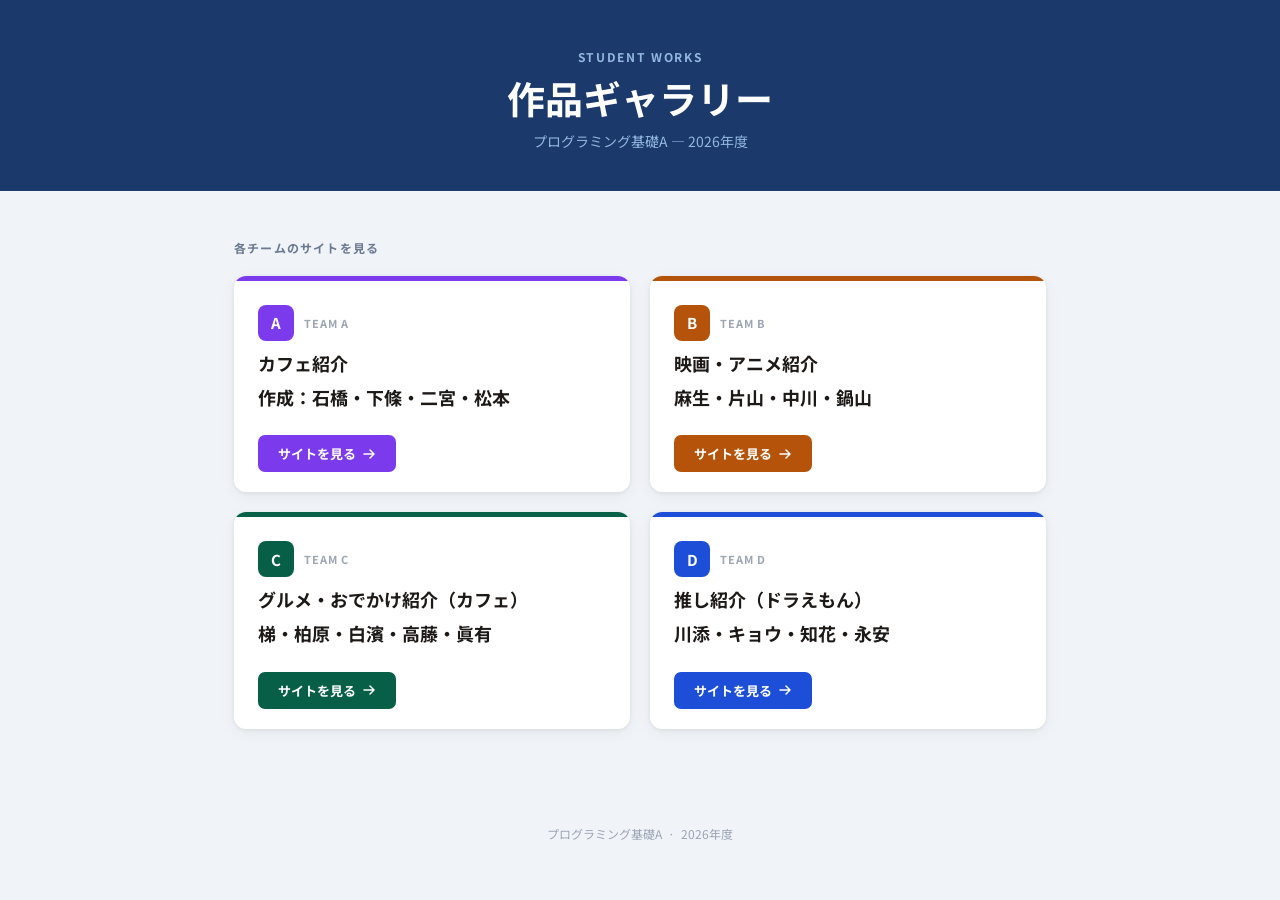
<file: index.html>
<!DOCTYPE html>
<html lang="ja">
<head>
  <meta charset="UTF-8">
  <meta name="viewport" content="width=device-width, initial-scale=1.0">
  <title>作品ギャラリー — プログラミング基礎A</title>
  <link rel="preconnect" href="https://fonts.googleapis.com">
  <link rel="stylesheet" href="https://fonts.googleapis.com/css2?family=Noto+Sans+JP:wght@400;500;700&display=swap">
  <style>
    *, *::before, *::after { box-sizing: border-box; margin: 0; padding: 0; }

    body {
      font-family: 'Noto Sans JP', sans-serif;
      background: #F0F3F8;
      color: #1C1917;
      min-height: 100vh;
    }

    /* ── Header ── */
    .site-header {
      background: #1B3A6B;
      padding: 48px 24px 40px;
      text-align: center;
    }

    .header-eyebrow {
      font-size: 12px;
      font-weight: 700;
      letter-spacing: .14em;
      text-transform: uppercase;
      color: #93B8E0;
      margin-bottom: 10px;
    }

    .header-title {
      font-size: clamp(26px, 5vw, 38px);
      font-weight: 700;
      color: #FFFFFF;
      line-height: 1.2;
      margin-bottom: 10px;
    }

    .header-sub {
      font-size: 14px;
      color: #93B8E0;
    }

    /* ── Main ── */
    .main {
      max-width: 860px;
      margin: 0 auto;
      padding: 48px 24px 72px;
    }

    .section-label {
      font-size: 12px;
      font-weight: 700;
      letter-spacing: .1em;
      text-transform: uppercase;
      color: #6B7A90;
      margin-bottom: 20px;
    }

    /* ── Team grid ── */
    .team-grid {
      display: grid;
      grid-template-columns: repeat(auto-fill, minmax(360px, 1fr));
      gap: 20px;
    }

    .team-card {
      background: #FFFFFF;
      border-radius: 12px;
      overflow: hidden;
      box-shadow: 0 1px 4px rgba(0,0,0,.07), 0 4px 16px rgba(0,0,0,.05);
      display: flex;
      flex-direction: column;
      transition: box-shadow .2s, transform .2s;
    }
    .team-card:hover {
      box-shadow: 0 4px 12px rgba(0,0,0,.1), 0 12px 32px rgba(0,0,0,.08);
      transform: translateY(-2px);
    }

    .card-stripe {
      height: 5px;
    }

    .card-body {
      padding: 24px 24px 20px;
      flex: 1;
      display: flex;
      flex-direction: column;
      gap: 10px;
    }

    .card-top {
      display: flex;
      align-items: center;
      gap: 10px;
    }

    .team-badge {
      display: inline-flex;
      align-items: center;
      justify-content: center;
      width: 36px;
      height: 36px;
      border-radius: 8px;
      font-size: 15px;
      font-weight: 700;
      color: #fff;
      flex-shrink: 0;
    }

    .card-label {
      font-size: 11px;
      font-weight: 700;
      letter-spacing: .08em;
      text-transform: uppercase;
      color: #9BA5B4;
    }

    .card-theme {
      font-size: 18px;
      font-weight: 700;
      line-height: 1.35;
      color: #1C1917;
    }

    .card-footer {
      margin-top: auto;
      padding-top: 16px;
    }

    .visit-btn {
      display: inline-flex;
      align-items: center;
      gap: 6px;
      padding: 9px 20px;
      border-radius: 7px;
      border: none;
      font-family: 'Noto Sans JP', sans-serif;
      font-size: 13px;
      font-weight: 700;
      color: #fff;
      cursor: pointer;
      text-decoration: none;
      transition: opacity .15s, transform .15s;
    }
    .visit-btn:hover { opacity: .88; transform: translateX(2px); }
    .visit-btn svg { flex-shrink: 0; }

    /* ── Footer ── */
    .site-footer {
      text-align: center;
      padding: 24px;
      font-size: 12px;
      color: #9BA5B4;
    }
  </style>
</head>
<body>

<header class="site-header">
  <p class="header-eyebrow">Student Works</p>
  <h1 class="header-title">作品ギャラリー</h1>
  <p class="header-sub">プログラミング基礎A — 2026年度</p>
</header>

<main class="main">
  <p class="section-label">各チームのサイトを見る</p>

  <div class="team-grid">

    <!-- Team A -->
    <div class="team-card">
      <div class="card-stripe" style="background:#7C3AED;"></div>
      <div class="card-body">
        <div class="card-top">
          <div class="team-badge" style="background:#7C3AED;">A</div>
          <span class="card-label">Team A</span>
        </div>
        <div class="card-theme">カフェ紹介</div>
        <div class="card-theme">作成：石橋・下條・二宮・松本</div>
        <div class="card-footer">
          <a class="visit-btn" style="background:#7C3AED;" href="./teamA/">
            サイトを見る
            <svg width="14" height="14" viewBox="0 0 14 14" fill="none"><path d="M2 7h10M8 3l4 4-4 4" stroke="#fff" stroke-width="1.5" stroke-linecap="round" stroke-linejoin="round"/></svg>
          </a>
        </div>
      </div>
    </div>

    <!-- Team B -->
    <div class="team-card">
      <div class="card-stripe" style="background:#B45309;"></div>
      <div class="card-body">
        <div class="card-top">
          <div class="team-badge" style="background:#B45309;">B</div>
          <span class="card-label">Team B</span>
        </div>
        <div class="card-theme">映画・アニメ紹介</div>
        <div class="card-theme">麻生・片山・中川・鍋山</div>
        <div class="card-footer">
          <a class="visit-btn" style="background:#B45309;" href="./teamB/">
            サイトを見る
            <svg width="14" height="14" viewBox="0 0 14 14" fill="none"><path d="M2 7h10M8 3l4 4-4 4" stroke="#fff" stroke-width="1.5" stroke-linecap="round" stroke-linejoin="round"/></svg>
          </a>
        </div>
      </div>
    </div>

    <!-- Team C -->
    <div class="team-card">
      <div class="card-stripe" style="background:#065F46;"></div>
      <div class="card-body">
        <div class="card-top">
          <div class="team-badge" style="background:#065F46;">C</div>
          <span class="card-label">Team C</span>
        </div>
        <div class="card-theme">グルメ・おでかけ紹介（カフェ）</div>
        <div class="card-theme">梯・柏原・白濱・高藤・眞有</div>
        <div class="card-footer">
          <a class="visit-btn" style="background:#065F46;" href="./teamC/">
            サイトを見る
            <svg width="14" height="14" viewBox="0 0 14 14" fill="none"><path d="M2 7h10M8 3l4 4-4 4" stroke="#fff" stroke-width="1.5" stroke-linecap="round" stroke-linejoin="round"/></svg>
          </a>
        </div>
      </div>
    </div>

    <!-- Team D -->
    <div class="team-card">
      <div class="card-stripe" style="background:#1D4ED8;"></div>
      <div class="card-body">
        <div class="card-top">
          <div class="team-badge" style="background:#1D4ED8;">D</div>
          <span class="card-label">Team D</span>
        </div>
        <div class="card-theme">推し紹介（ドラえもん）</div>
        <div class="card-theme">川添・キョウ・知花・永安</div>
        <div class="card-footer">
          <a class="visit-btn" style="background:#1D4ED8;" href="./teamD/">
            サイトを見る
            <svg width="14" height="14" viewBox="0 0 14 14" fill="none"><path d="M2 7h10M8 3l4 4-4 4" stroke="#fff" stroke-width="1.5" stroke-linecap="round" stroke-linejoin="round"/></svg>
          </a>
        </div>
      </div>
    </div>

  </div>
</main>

<footer class="site-footer">
  プログラミング基礎A &nbsp;·&nbsp; 2026年度
</footer>

</body>
</html>
</file>
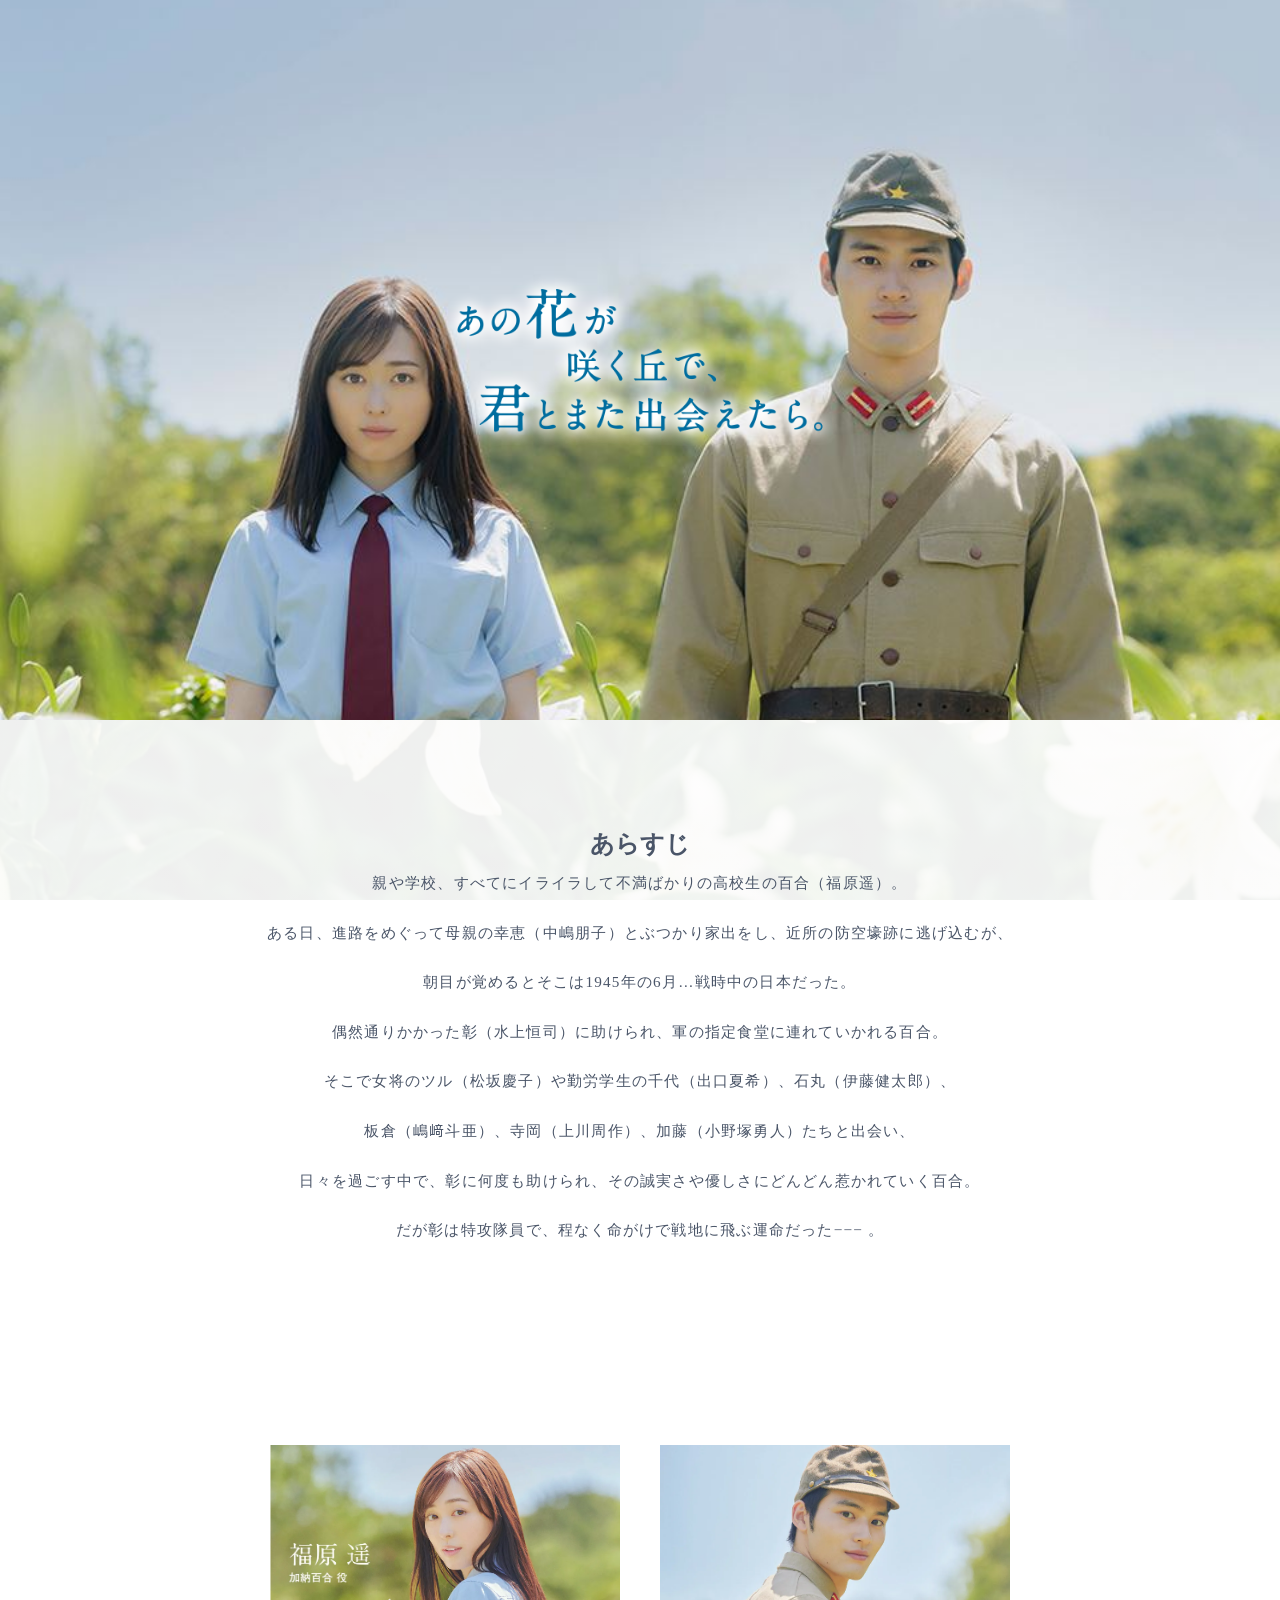
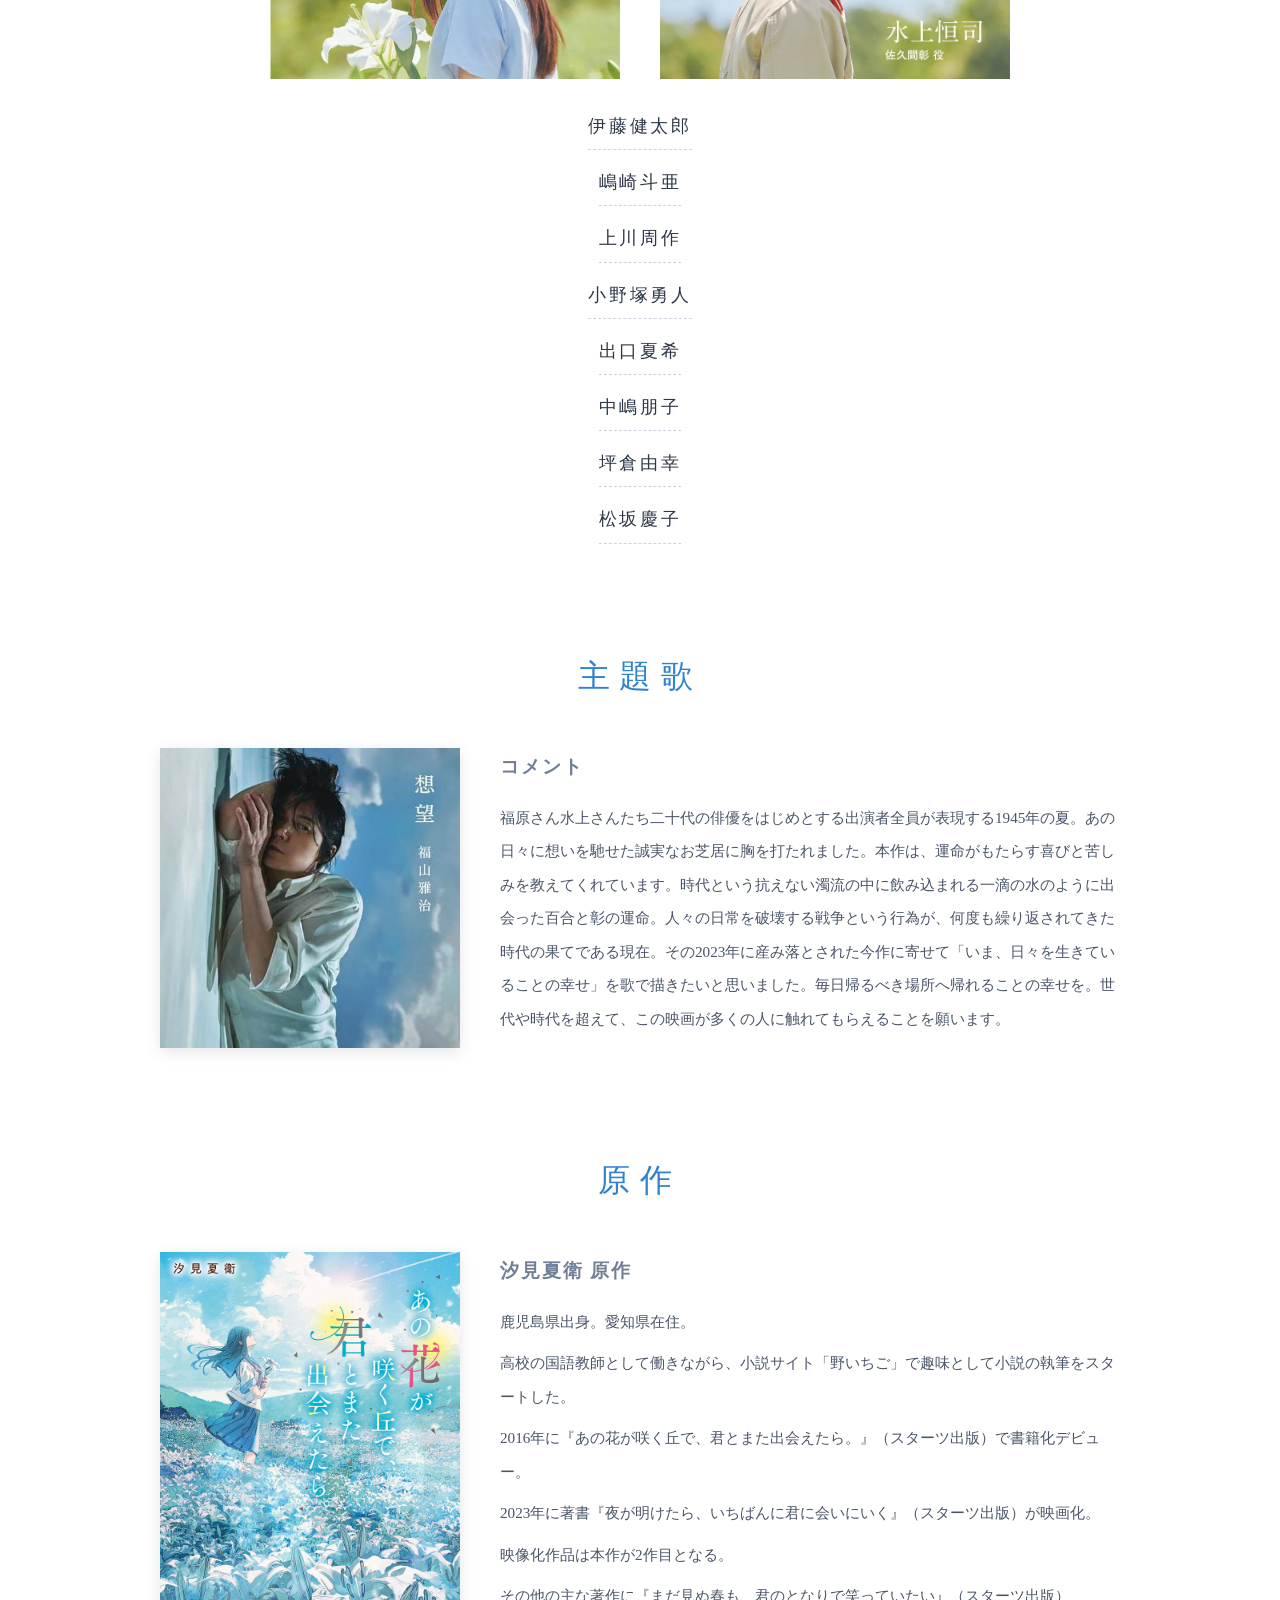
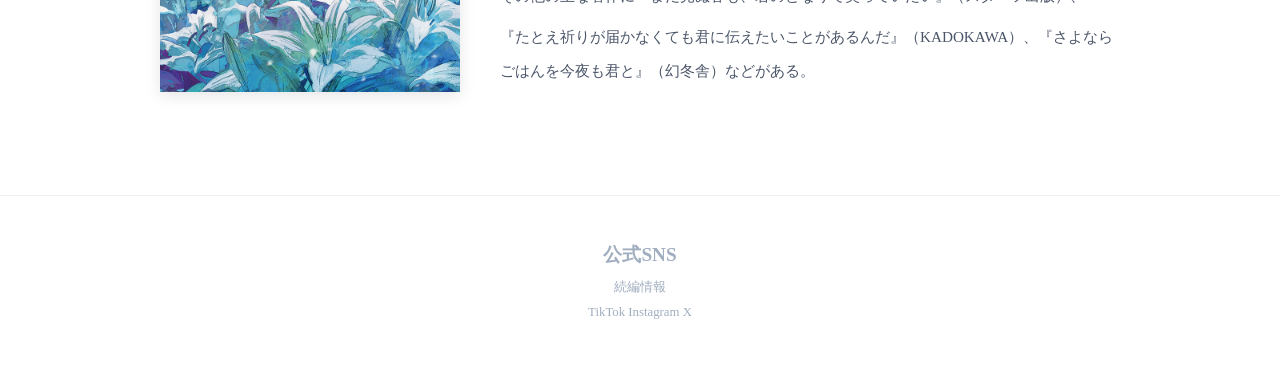
<file: teamB/index.html>
<!DOCTYPE html>
<html lang="ja">
<head>
<meta charset="UTF-8">
<link rel="stylesheet" href="./css/style.css">
<title>「あの花が咲く丘で、君とまた出会えたら」</title>
</head>
<body>
<header>
<h1>
    <div class="site-top">
        <img src="./img/origin.jpg" alt="隣り合って立つ二人" class="site-top-img">
        <img src="./img/logo_new_pc.png" class="site-top-logo">
    </div>
</h1>
</header>
<main>
    <section>
        <div class="arasuzi">
            <div class="arasuzi-heading">
                <h2>あらすじ</h2>
            </div>
            <div class="arasuzi-text">
                <p>親や学校、すべてにイライラして不満ばかりの高校生の百合（福原遥）。</p>
                <p>ある日、進路をめぐって母親の幸恵（中嶋朋子）とぶつかり家出をし、近所の防空壕跡に逃げ込むが、</p>
                <p>朝目が覚めるとそこは1945年の6月…戦時中の日本だった。</p>
                <p>偶然通りかかった彰（水上恒司）に助けられ、軍の指定食堂に連れていかれる百合。</p>
                <p>そこで女将のツル（松坂慶子）や勤労学生の千代（出口夏希）、石丸（伊藤健太郎）、</p>
                <p>板倉（嶋﨑斗亜）、寺岡（上川周作）、加藤（小野塚勇人）たちと出会い、</p>
                <p>日々を過ごす中で、彰に何度も助けられ、その誠実さや優しさにどんどん惹かれていく百合。</p>
                <p>だが彰は特攻隊員で、程なく命がけで戦地に飛ぶ運命だった−−− 。</p>
            </div>
        </div>
    </section>

    <section>
        <div class="cast">
            <div class="cast-img">
                <img src="./img/福原.png" alt="福原">
                <img src="./img/水上.png" alt="水上">
            </div>
            <div class="cast-text">
                <a href="" class="cast-name js-popup" data-url="./cast_html/itou.html" data-name="cast-name" data-width="1370" data-height="770">伊藤健太郎</a>
                <a href="" class="cast-name js-popup" data-url="./cast_html/simazaki.html" data-name="cast-name" data-width="1370" data-height="770">嶋崎斗亜</a>
                <a href="" class="cast-name js-popup" data-url="./cast_html/uekawa.html" data-name="cast-name" data-width="1370" data-height="770">上川周作</a>
                <a href="" class="cast-name js-popup" data-url="./cast_html/ono.html" data-name="cast-name" data-width="1370" data-height="770">小野塚勇人</a>
                <a href="" class="cast-name js-popup" data-url="./cast_html/deguti.html" data-name="cast-name" data-width="1370" data-height="770">出口夏希</a>
                <a href="" class="cast-name js-popup" data-url="./cast_html/nakazima.html" data-name="cast-name" data-width="1370" data-height="770">中嶋朋子</a>
                <a href="" class="cast-name js-popup" data-url="./cast_html/tubokura.html" data-name="cast-name" data-width="1370" data-height="770">坪倉由幸</a>
                <a href="" class="cast-name js-popup" data-url="./cast_html/matuzaka.html" data-name="cast-name" data-width="1370" data-height="770">松坂慶子</a>
            </div>
        </div>
    </section>

    <section>
        <div class="theme-song">
            <div class="theme-song-heading">
                <h2>主題歌</h2>
            </div>
            <div class="theme-song-content">
                <div class="theme-song-img">
                    <img src="./img/主題歌.jpg" alt="主題歌ジャケット写真" class="theme-song-img">
                </div>
                <div class="theme-song-right">
                    <div class="theme-song-comment">
                        <p>コメント</p>
                    </div>
                    <div class="theme-song-text">
                        福原さん水上さんたち二十代の俳優をはじめとする出演者全員が表現する1945年の夏。あの日々に想いを馳せた誠実なお芝居に胸を打たれました。本作は、運命がもたらす喜びと苦しみを教えてくれています。時代という抗えない濁流の中に飲み込まれる一滴の水のように出会った百合と彰の運命。人々の日常を破壊する戦争という行為が、何度も繰り返されてきた時代の果てである現在。その2023年に産み落とされた今作に寄せて「いま、日々を生きていることの幸せ」を歌で描きたいと思いました。毎日帰るべき場所へ帰れることの幸せを。世代や時代を超えて、この映画が多くの人に触れてもらえることを願います。
                    </div>
                </div>
            </div>
        </div>
    </section>

    <section>
        <div class="origin">
            <div class="origin-heading">
                <h2>原作</h2>
            </div>
            <div class="origin-content">
                <div class="origin-img">
                    <img src="./img/原作.jpg" alt="原作小説表紙">
                </div>
                <div class="origin-right">
                    <div class="origin-name">
                        <p>汐見夏衛 原作</p>
                    </div>
                    <div class="origin-text">
                        <p>鹿児島県出身。愛知県在住。</p>
                        <p>高校の国語教師として働きながら、小説サイト「野いちご」で趣味として小説の執筆をスタートした。</p>
                        <p>2016年に『あの花が咲く丘で、君とまた出会えたら。』（スターツ出版）で書籍化デビュー。</p>
                        <p>2023年に著書『夜が明けたら、いちばんに君に会いにいく』（スターツ出版）が映画化。</p>
                        <p>映像化作品は本作が2作目となる。</p>
                        <p>その他の主な著作に『まだ見ぬ春も、君のとなりで笑っていたい』（スターツ出版）、</p>
                        <p>『たとえ祈りが届かなくても君に伝えたいことがあるんだ』（KADOKAWA）、『さよならごはんを今夜も君と』（幻冬舎）などがある。</p>
                    </div>
                </div>
            </div>
        </div>
    </section>
</main>
<footer class="site-footer">
    <div class="footer-heading">
        <h2>公式SNS</h2>
    </div>
    <div class="container">
        <a href="https://movies.shochiku.co.jp/anohoshi-movie/" class="next-info js-popup" data-url="https://movies.shochiku.co.jp/anohoshi-movie/" data-name="next-info" data-width="900" data-height="700" >続編情報
        </a>
    </div>
    <div class="footer-links">
        <a href="https://www.tiktok.com/@anohoshi_movie" class="link-tiktok js-popup" data-url="https://www.tiktok.com/@anohoshi_movie" data-name="link-tiktok" data-width="900" data-height="700">
            TikTok
        </a>
        <a href="https://www.instagram.com/anohoshi_movie/" class="link-instagram js-popup" data-url="https://www.instagram.com/anohoshi_movie/" data-name="link-instagram" data-width="900" data-height="700">
            Instagram
        </a>
        <a href="https://x.com/anohoshi_movie" class="link-x js-popup" data-url="https://x.com/anohoshi_movie" data-name="link-x" data-width="900" data-height="700">
            X
        </a>
    </div>
</footer>
<script src="./js/popup.js"></script>
</body>
</html>
</file>
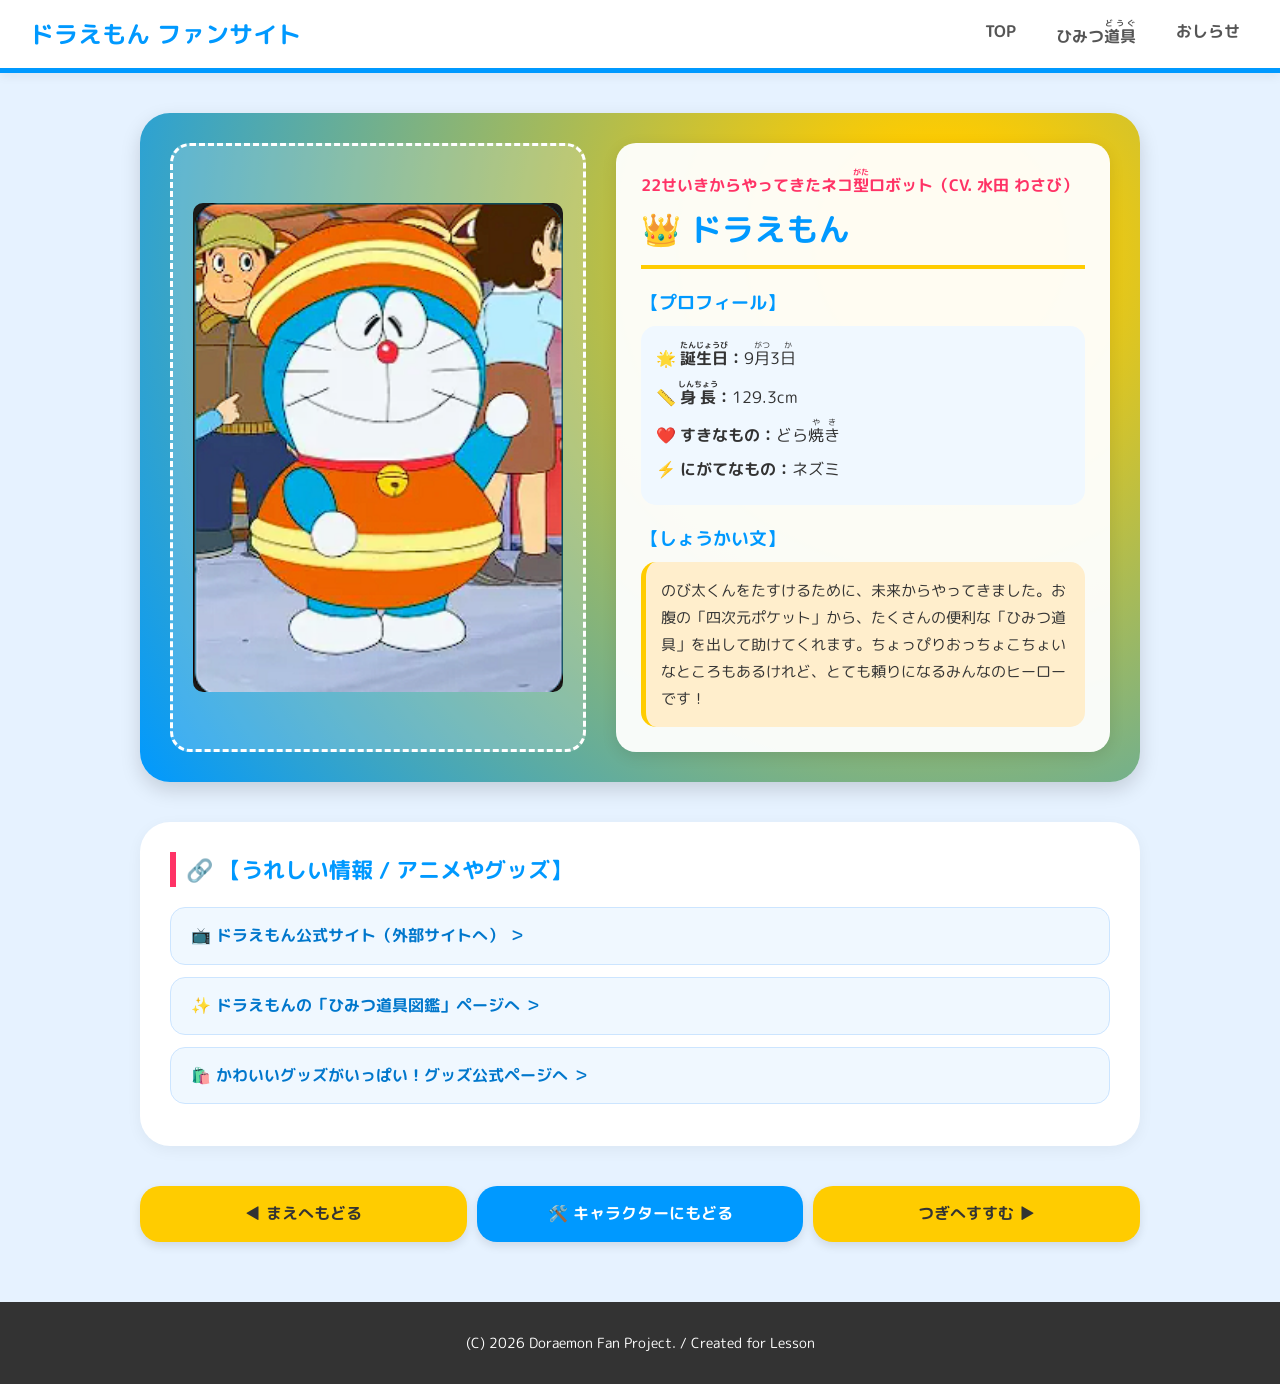
<file: teamD/index.html>
<!DOCTYPE html>
<html lang="ja">
<head>
    <meta charset="UTF-8">
    <meta name="viewport" content="width=device-width, initial-scale=1.0">
    <title>ドラえもん しょうかいページ</title>
    <link rel="preconnect" href="https://fonts.googleapis.com">
    <link rel="preconnect" href="https://fonts.gstatic.com" crossorigin>
    <link href="https://fonts.googleapis.com/css2?family=M+PLUS+Rounded+1c:wght@400;700&display=swap" rel="stylesheet">
    <style>
        /* --- 全体の基本設定 --- */
        * {
            box-sizing: border-box;
            margin: 0;
            padding: 0;
        }
        body {
            font-family: 'M PLUS Rounded 1c', sans-serif;
            background-color: #e6f2ff; /* 明るい薄水色 */
            color: #333;
            line-height: 1.6;
        }
        a {
            text-decoration: none;
            color: inherit;
        }
        ul {
            list-style: none;
        }

        /* --- ヘッダー --- */
        header {
            background-color: #ffffff;
            padding: 15px 30px;
            display: flex;
            justify-content: space-between;
            align-items: center;
            box-shadow: 0 4px 10px rgba(0,0,0,0.05);
            border-bottom: 5px solid #0099ff; /* ドラえもんカラーの青 */
        }
        .logo {
            font-size: 24px;
            font-weight: bold;
            color: #0099ff;
        }
        .nav-menu {
            display: flex;
            gap: 20px;
        }
        .nav-menu a {
            font-weight: bold;
            color: #555;
            padding: 5px 10px;
            border-radius: 15px;
            transition: 0.2s;
        }
        .nav-menu a:hover {
            background-color: #0099ff;
            color: #fff;
        }

        /* --- メインビジュアルエリア（背景にモチーフ風の丸） --- */
        .profile-container {
            max-width: 1000px;
            margin: 40px auto;
            background: radial-gradient(circle at 80% 20%, #ffcc00 10%, #0099ff 100%); /* 鈴の黄色とドラえもんの青 */
            border-radius: 30px;
            padding: 30px;
            display: flex;
            flex-wrap: wrap;
            gap: 30px;
            color: white;
            box-shadow: 0 8px 20px rgba(0,0,0,0.15);
        }

        /* 左エリア：ビジュアル */
        .visual-area {
            flex: 1;
            min-width: 300px;
            background-color: rgba(255, 255, 255, 0.2);
            border-radius: 20px;
            display: flex;
            justify-content: center;
            align-items: center;
            padding: 20px;
            border: 3px dashed #fff;
        }
        .visual-area img {
            max-width: 100%;
            height: auto;
            border-radius: 10px;
        }

        /* 右エリア：基本情報 */
        .info-area {
            flex: 1.2;
            min-width: 300px;
            background-color: rgba(255, 255, 255, 0.95);
            color: #333;
            border-radius: 20px;
            padding: 25px;
            box-shadow: 0 4px 15px rgba(0,0,0,0.1);
        }
        .catchphrase {
            font-size: 16px;
            color: #ff3366;
            font-weight: bold;
            margin-bottom: 5px;
        }
        .char-name {
            font-size: 32px;
            font-weight: bold;
            color: #0099ff;
            border-bottom: 4px solid #ffcc00; /* 鈴の黄色い線 */
            padding-bottom: 10px;
            margin-bottom: 20px;
        }
        .profile-title, .intro-title {
            font-size: 18px;
            font-weight: bold;
            color: #0099ff;
            margin-top: 15px;
            margin-bottom: 8px;
            display: flex;
            align-items: center;
            gap: 5px;
        }
        .profile-list {
            margin-bottom: 20px;
            background-color: #f0f8ff;
            padding: 15px;
            border-radius: 15px;
        }
        .profile-list li {
            margin-bottom: 8px;
            font-size: 16px;
        }
        .introduction {
            font-size: 15px;
            line-height: 1.8;
            background-color: #fec;
            padding: 15px;
            border-radius: 15px;
            border-left: 5px solid #ffcc00;
        }

        /* --- ギャラリー（表情差分） --- */
        .gallery-section {
            max-width: 1000px;
            margin: 40px auto;
            background-color: #fff;
            padding: 30px;
            border-radius: 30px;
            box-shadow: 0 4px 15px rgba(0,0,0,0.05);
        }
        .section-title {
            font-size: 22px;
            color: #0099ff;
            margin-bottom: 20px;
            border-left: 6px solid #ff3366;
            padding-left: 10px;
        }
        .gallery-grid {
            display: grid;
            grid-template-columns: repeat(auto-fit, minmax(180px, 1fr));
            gap: 20px;
        }
        .gallery-item {
            background-color: #f9f9f9;
            border: 2px solid #e0e0e0;
            border-radius: 15px;
            padding: 10px;
            text-align: center;
            transition: 0.2s;
        }
        .gallery-item:hover {
            transform: translateY(-5px);
            border-color: #0099ff;
        }
        .gallery-item img {
            width: 100%;
            height: 140px;
            object-fit: cover;
            border-radius: 10px;
            margin-bottom: 10px;
        }
        .gallery-item span {
            font-weight: bold;
            color: #555;
        }

        /* --- 関連情報・配信情報 --- */
        .info-section {
            max-width: 1000px;
            margin: 40px auto;
            background-color: #fff;
            padding: 30px;
            border-radius: 30px;
            box-shadow: 0 4px 15px rgba(0,0,0,0.05);
        }
        .info-links li {
            margin-bottom: 12px;
        }
        .info-links a {
            display: block;
            padding: 15px 20px;
            background-color: #f0f8ff;
            border-radius: 15px;
            font-weight: bold;
            color: #0077cc;
            transition: 0.2s;
            border: 1px solid #cce5ff;
        }
        .info-links a:hover {
            background-color: #0099ff;
            color: #fff;
        }

        /* --- キャラクターナビゲーション --- */
        .char-nav {
            max-width: 1000px;
            margin: 40px auto;
            display: flex;
            justify-content: space-between;
            gap: 10px;
        }
        .char-nav a {
            flex: 1;
            text-align: center;
            padding: 15px;
            background-color: #ffcc00;
            color: #333;
            font-weight: bold;
            border-radius: 20px;
            box-shadow: 0 4px 10px rgba(0,0,0,0.1);
            transition: 0.2s;
        }
        .char-nav a:hover {
            background-color: #ffbb00;
            transform: scale(1.02);
        }
        .char-nav a.center-btn {
            background-color: #0099ff;
            color: white;
        }
        .char-nav a.center-btn:hover {
            background-color: #0088ee;
        }

        /* --- フッター --- */
        footer {
            text-align: center;
            padding: 30px;
            background-color: #333;
            color: #fff;
            margin-top: 60px;
            font-size: 14px;
        }

        /* レスポンシブ対応（スマホ用） */
        @media (max-width: 768px) {
            header {
                flex-direction: column;
                gap: 15px;
            }
            .profile-container {
                margin: 20px 10px;
                padding: 15px;
            }
            .gallery-section, .info-section, .char-nav {
                margin: 20px 10px;
            }
            .char-nav {
                flex-direction: column;
            }
        }
    </style>
</head>
<body>

    <header>
        <div class="logo">ドラえもん ファンサイト</div>
        <nav>
            <ul class="nav-menu">
                <li><a href="index.html">TOP</a></li>
                <li><a href="dougu.html">ひみつ<ruby>道具<rt>どうぐ</rt></ruby></a></li>
                <li><a href="news.html">おしらせ</a></li>
            </ul>
        </nav>
    </header>

    <main class="profile-container">
        
        <div class="visual-area">
            <img src="doraemon.png" alt="ドラえもん 全身イラスト" width="3000">
        </div>

        <div class="info-area">
            <div class="catchphrase">22せいきからやってきたネコ<ruby>型<rt>がた</rt></ruby>ロボット（CV. 水田 わさび）</div>
            <h1 class="char-name">👑 ドラえもん</h1>
            
            <div class="profile-title">【プロフィール】</div>
            <ul class="profile-list">
                <li>🌟 <strong><ruby>誕生日<rt>たんじょうび</rt></ruby>：</strong>9<ruby>月<rt>がつ</rt></ruby>3<ruby>日<rt>か</rt></ruby></li>
                <li>📏 <strong><ruby>身長<rt>しんちょう</rt></ruby>：</strong>129.3cm</li>
                <li>❤️ <strong>すきなもの：</strong>どら<ruby>焼き<rt>やき</rt></ruby></li>
                <li>⚡ <strong>にがてなもの：</strong>ネズミ</li>
            </ul>

            <div class="intro-title">【しょうかい文】</div>
            <p class="introduction">
                のび太くんをたすけるために、未来からやってきました。お腹の「四次元ポケット」から、たくさんの便利な「ひみつ道具」を出して助けてくれます。ちょっぴりおっちょこちょいなところもあるけれど、とても頼りになるみんなのヒーローです！
            </p>
        </div>
    </main>

   

    <section class="info-section">
        <h2 class="section-title">🔗 【うれしい情報 / アニメやグッズ】</h2>
        <ul class="info-links">
            <li><a href="https://dora-world.com/contents?t=29" target="_blank">📺 ドラえもん公式サイト（外部サイトへ） ＞</a></li>
            <li><a href="dougu.html">✨ ドラえもんの「ひみつ道具図鑑」ページへ ＞</a></li>
            <li><a href="https://dora-world.com/goods" target="_blank">🛍️ かわいいグッズがいっぱい！グッズ公式ページへ ＞</a></li>
        </ul>
    </section>

    <div class="char-nav">
        <a href="news.html">◀ まえへもどる</a>
        <a href="index.html" class="center-btn">🛠️ キャラクターにもどる</a>
        <a href="dougu.html">つぎへすすむ ▶</a>
    </div>

    <footer>
        <p>(C) 2026 Doraemon Fan Project. / Created for Lesson</p>
    </footer>

</body>
</html>
</file>
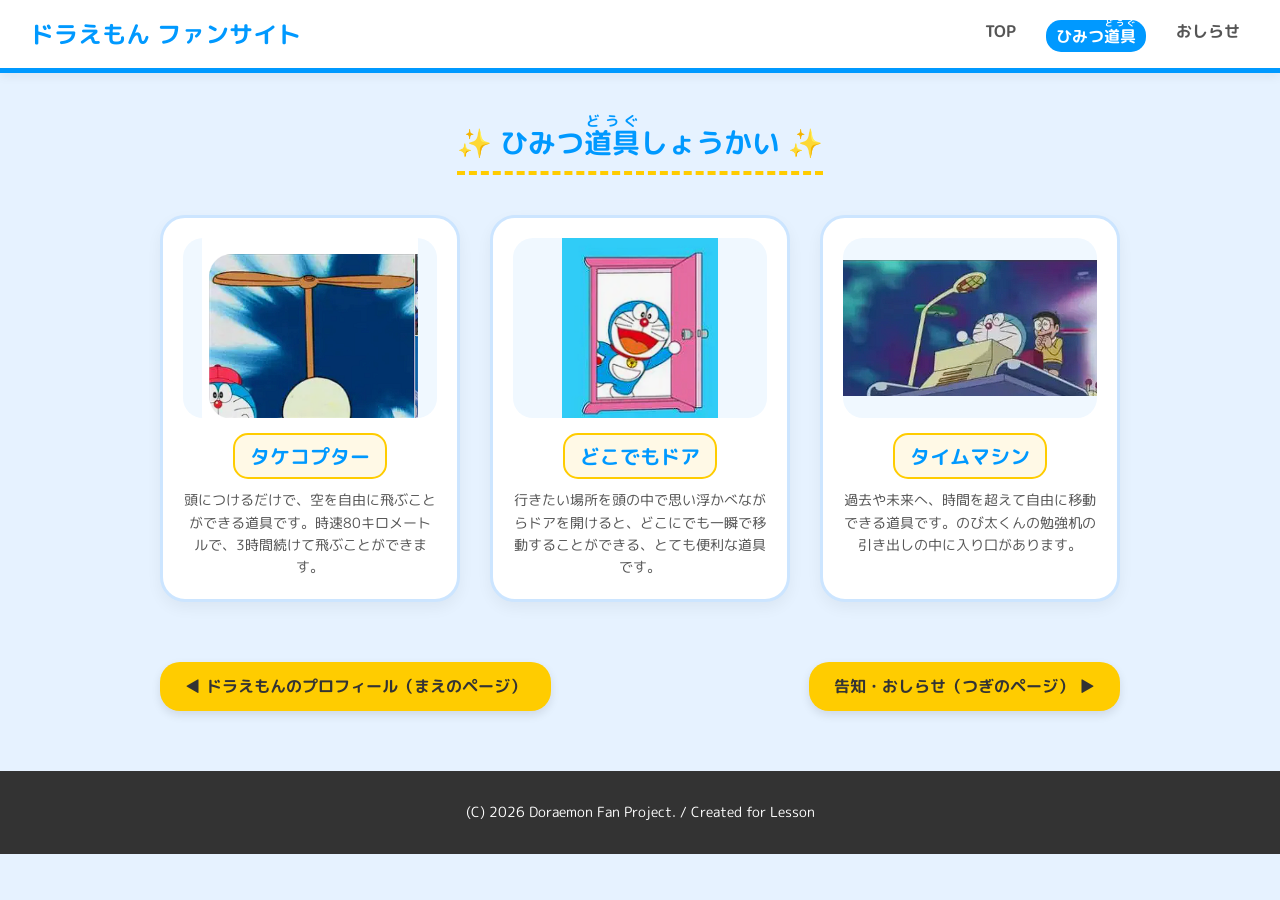
<file: teamA/dougu.html>
<!DOCTYPE html>
<html lang="ja">
<head>
    <meta charset="UTF-8">
    <meta name="viewport" content="width=device-width, initial-scale=1.0">
    <title>ひみつ道具しょうかい - ドラえもん ファンサイト</title>
    <link rel="preconnect" href="https://fonts.googleapis.com">
    <link rel="preconnect" href="https://fonts.gstatic.com" crossorigin>
    <link href="https://fonts.googleapis.com/css2?family=M+PLUS+Rounded+1c:wght@400;700&display=swap" rel="stylesheet">
    <style>
        /* 基本設定 */
        * { box-sizing: border-box; margin: 0; padding: 0; }
        body {
            font-family: 'M PLUS Rounded 1c', sans-serif;
            background-color: #e6f2ff;
            color: #333;
            line-height: 1.6;
        }
        a { text-decoration: none; color: inherit; }
        ul { list-style: none; }

        /* ヘッダー */
        header {
            background-color: #ffffff;
            padding: 15px 30px;
            display: flex;
            justify-content: space-between;
            align-items: center;
            box-shadow: 0 4px 10px rgba(0,0,0,0.05);
            border-bottom: 5px solid #0099ff;
        }
        .logo { font-size: 24px; font-weight: bold; color: #0099ff; }
        .nav-menu { display: flex; gap: 20px; }
        .nav-menu a {
            font-weight: bold; color: #555; padding: 5px 10px; border-radius: 15px; transition: 0.2s;
        }
        .nav-menu a:hover, .nav-menu a.active {
            background-color: #0099ff; color: #fff;
        }

        /* メイン見出し */
        .page-title {
            max-width: 1000px;
            margin: 40px auto 20px auto;
            padding: 0 20px;
            text-align: center;
        }
        .page-title h1 {
            font-size: 28px;
            color: #0099ff;
            display: inline-block;
            border-bottom: 4px dashed #ffcc00;
            padding-bottom: 5px;
        }

        /* 道具一覧のグリッドレイアウト */
        .dougu-container {
            max-width: 1000px;
            margin: 0 auto 40px auto;
            padding: 20px;
            display: grid;
            grid-template-columns: repeat(auto-fit, minmax(280px, 1fr));
            gap: 30px;
        }

        /* 道具カードのデザイン */
        .dougu-card {
            background-color: #fff;
            border-radius: 25px;
            padding: 20px;
            box-shadow: 0 6px 15px rgba(0,0,0,0.05);
            border: 3px solid #cce5ff;
            transition: 0.3s;
            display: flex;
            flex-direction: column;
            align-items: center;
            text-align: center;
        }
        .dougu-card:hover {
            transform: translateY(-5px);
            border-color: #0099ff;
            box-shadow: 0 10px 25px rgba(0,153,255,0.15);
        }
        .dougu-img {
            width: 100%;
            height: 180px;
            background-color: #f0f8ff;
            border-radius: 20px;
            margin-bottom: 15px;
            display: flex;
            justify-content: center;
            align-items: center;
            overflow: hidden;
        }
        .dougu-img img {
            max-width: 100%;
            max-height: 100%;
            object-fit: contain;
        }
        .dougu-name {
            font-size: 20px;
            font-weight: bold;
            color: #0099ff;
            margin-bottom: 10px;
            background-color: #fff9e6;
            padding: 5px 15px;
            border-radius: 15px;
            border: 2px solid #ffcc00;
        }
        .dougu-text {
            font-size: 14px;
            color: #555;
            line-height: 1.6;
        }

        /* ページ移動ボタン */
        .page-nav {
            max-width: 1000px;
            margin: 40px auto;
            padding: 0 20px;
            display: flex;
            justify-content: space-between;
        }
        .page-nav a {
            padding: 12px 25px;
            background-color: #ffcc00;
            color: #333;
            font-weight: bold;
            border-radius: 20px;
            box-shadow: 0 4px 10px rgba(0,0,0,0.1);
            transition: 0.2s;
        }
        .page-nav a:hover { background-color: #ffbb00; }

        /* フッター */
        footer {
            text-align: center;
            padding: 30px;
            background-color: #333;
            color: #fff;
            margin-top: 60px;
            font-size: 14px;
        }

        /* スマホ対応 */
        @media (max-width: 768px) {
            header { flex-direction: column; gap: 15px; }
            .dougu-container { gap: 20px; padding: 10px; }
            .page-nav { flex-direction: column; gap: 15px; text-align: center; }
        }
    </style>
</head>
<body>

    <header>
        <div class="logo">ドラえもん ファンサイト</div>
        <nav>
            <ul class="nav-menu">
                <li><a href="index.html">TOP</a></li>
                <li><a href="dougu.html" class="active">ひみつ<ruby>道具<rt>どうぐ</rt></ruby></a></li>
                <li><a href="news.html">おしらせ</a></li>
            </ul>
        </nav>
    </header>

    <div class="page-title">
        <h1>✨ ひみつ<ruby>道具<rt>どうぐ</rt></ruby>しょうかい ✨</h1>
    </div>

    <main class="dougu-container">

        <div class="dougu-card">
            <div class="dougu-img">
                <img src="takekoputa.png" alt="タケコプター">
            </div>
            <h2 class="dougu-name">タケコプター</h2>
            <p class="dougu-text">
                頭につけるだけで、空を自由に飛ぶことができる道具です。時速80キロメートルで、3時間続けて飛ぶことができます。
            </p>
        </div>

        <div class="dougu-card">
            <div class="dougu-img">
                <img src="dokodemodoa.png" alt="どこでもドア">
            </div>
            <h2 class="dougu-name">どこでもドア</h2>
            <p class="dougu-text">
                行きたい場所を頭の中で思い浮かべながらドアを開けると、どこにでも一瞬で移動することができる、とても便利な道具です。
            </p>
        </div>

        <div class="dougu-card">
            <div class="dougu-img">
                <img src="taimumasin.png" alt="タイムマシン">
            </div>
            <h2 class="dougu-name">タイムマシン</h2>
            <p class="dougu-text">
                過去や未来へ、時間を超えて自由に移動できる道具です。のび太くんの勉強机の引き出しの中に入り口があります。
            </p>
        </div>

    </main>

    <div class="page-nav">
        <a href="index.html">◀ ドラえもんのプロフィール（まえのページ）</a>
        <a href="news.html">告知・おしらせ（つぎのページ） ▶</a>
    </div>

    <footer>
        <p>(C) 2026 Doraemon Fan Project. / Created for Lesson</p>
    </footer>

</body>
</body>
</file>
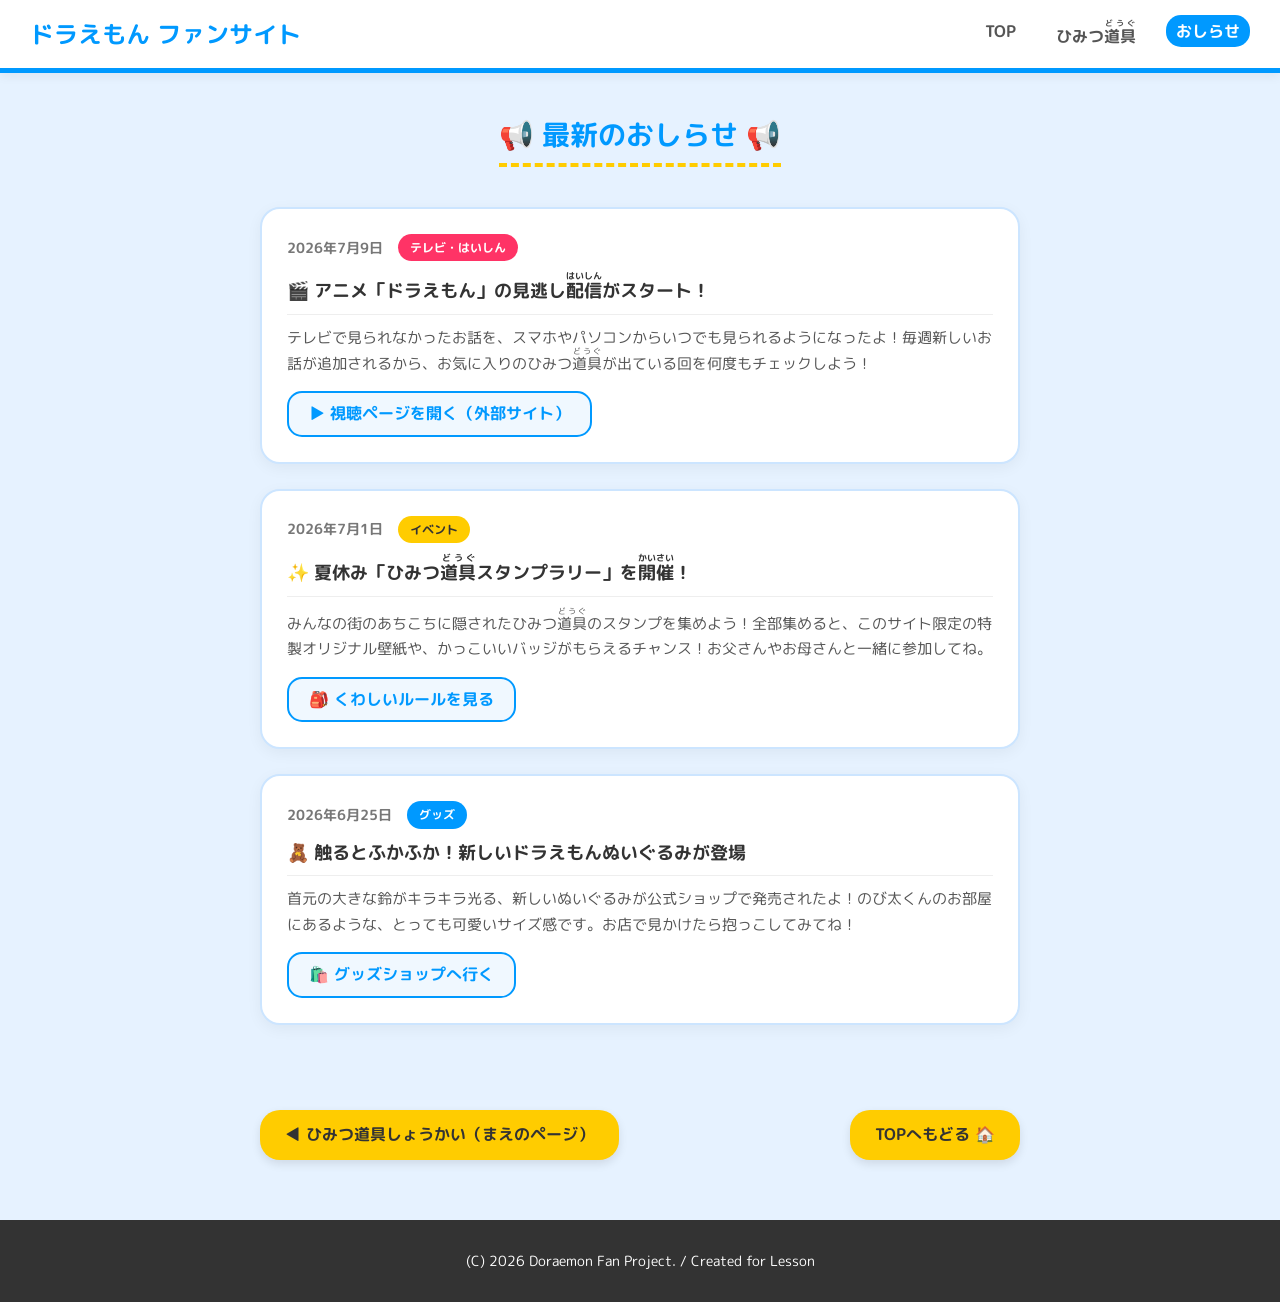
<file: teamA/news.html>
<!DOCTYPE html>
<html lang="ja">
<head>
    <meta charset="UTF-8">
    <meta name="viewport" content="width=device-width, initial-scale=1.0">
    <title>おしらせ - ドラえもん ファンサイト</title>
    <link rel="preconnect" href="https://fonts.googleapis.com">
    <link rel="preconnect" href="https://fonts.gstatic.com" crossorigin>
    <link href="https://fonts.googleapis.com/css2?family=M+PLUS+Rounded+1c:wght@400;700&display=swap" rel="stylesheet">
    <style>
        /* 基本設定 */
        * { box-sizing: border-box; margin: 0; padding: 0; }
        body {
            font-family: 'M PLUS Rounded 1c', sans-serif;
            background-color: #e6f2ff;
            color: #333;
            line-height: 1.6;
        }
        a { text-decoration: none; color: inherit; }
        ul { list-style: none; }

        /* ヘッダー */
        header {
            background-color: #ffffff;
            padding: 15px 30px;
            display: flex;
            justify-content: space-between;
            align-items: center;
            box-shadow: 0 4px 10px rgba(0,0,0,0.05);
            border-bottom: 5px solid #0099ff;
        }
        .logo { font-size: 24px; font-weight: bold; color: #0099ff; }
        .nav-menu { display: flex; gap: 20px; }
        .nav-menu a {
            font-weight: bold; color: #555; padding: 5px 10px; border-radius: 15px; transition: 0.2s;
        }
        .nav-menu a:hover, .nav-menu a.active {
            background-color: #0099ff; color: #fff;
        }

        /* ページ見出し */
        .page-title {
            max-width: 800px;
            margin: 40px auto 20px auto;
            padding: 0 20px;
            text-align: center;
        }
        .page-title h1 {
            font-size: 28px;
            color: #0099ff;
            display: inline-block;
            border-bottom: 4px dashed #ffcc00;
            padding-bottom: 5px;
        }

        /* メインコンテンツエリア */
        .news-container {
            max-width: 800px;
            margin: 0 auto 40px auto;
            padding: 20px;
        }

        /* お知らせ一覧のカード型デザイン */
        .news-card {
            background-color: #fff;
            border-radius: 20px;
            padding: 25px;
            margin-bottom: 25px;
            box-shadow: 0 4px 15px rgba(0,0,0,0.05);
            border: 2px solid #cce5ff;
            display: flex;
            flex-direction: column;
            gap: 10px;
        }
        .news-header {
            display: flex;
            align-items: center;
            gap: 15px;
            flex-wrap: wrap;
        }
        .news-date {
            font-size: 14px;
            color: #777;
            font-weight: bold;
        }
        /* カテゴリータグ（配信、イベントなど） */
        .tag {
            font-size: 12px;
            font-weight: bold;
            padding: 4px 12px;
            border-radius: 20px;
            color: #fff;
        }
        .tag.streaming { background-color: #ff3366; } /* 配信情報用（赤） */
        .tag.event { background-color: #ffcc00; color: #333; } /* イベント用（黄） */
        .tag.goods { background-color: #0099ff; } /* グッズ用（青） */

        .news-title {
            font-size: 18px;
            font-weight: bold;
            color: #333;
            border-bottom: 1px solid #eee;
            padding-bottom: 8px;
        }
        .news-content {
            font-size: 15px;
            color: #555;
            line-height: 1.7;
        }
        /* 視聴ボタンなどのリンク */
        .news-btn {
            display: inline-block;
            align-self: flex-start;
            margin-top: 5px;
            padding: 8px 20px;
            background-color: #f0f8ff;
            border: 2px solid #0099ff;
            color: #0099ff;
            font-weight: bold;
            border-radius: 15px;
            transition: 0.2s;
        }
        .news-btn:hover {
            background-color: #0099ff;
            color: #fff;
        }

        /* ページ移動ボタン */
        .page-nav {
            max-width: 800px;
            margin: 40px auto;
            padding: 0 20px;
            display: flex;
            justify-content: space-between;
        }
        .page-nav a {
            padding: 12px 25px;
            background-color: #ffcc00;
            color: #333;
            font-weight: bold;
            border-radius: 20px;
            box-shadow: 0 4px 10px rgba(0,0,0,0.1);
            transition: 0.2s;
        }
        .page-nav a:hover { background-color: #ffbb00; }

        /* フッター */
        footer {
            text-align: center;
            padding: 30px;
            background-color: #333;
            color: #fff;
            margin-top: 60px;
            font-size: 14px;
        }

        /* スマホ対応 */
        @media (max-width: 768px) {
            header { flex-direction: column; gap: 15px; }
            .news-container { padding: 10px; }
            .page-nav { flex-direction: column; gap: 15px; text-align: center; }
        }
    </style>
</head>
<body>

    <header>
        <div class="logo">ドラえもん ファンサイト</div>
        <nav>
            <ul class="nav-menu">
                <li><a href="index.html">TOP</a></li>
                <li><a href="dougu.html">ひみつ<ruby>道具<rt>どうぐ</rt></ruby></a></li>
                <li><a href="news.html" class="active">おしらせ</a></li>
            </ul>
        </nav>
    </header>

    <div class="page-title">
        <h1>📢 最新のおしらせ 📢</h1>
    </div>

    <main class="news-container">

        <div class="news-card">
            <div class="news-header">
                <span class="news-date">2026年7月9日</span>
                <span class="tag streaming">テレビ・はいしん</span>
            </div>
            <h2 class="news-title">🎬 アニメ「ドラえもん」の見逃し<ruby>配信<rt>はいしん</rt></ruby>がスタート！</h2>
            <p class="news-content">
                テレビで見られなかったお話を、スマホやパソコンからいつでも見られるようになったよ！毎週新しいお話が追加されるから、お気に入りのひみつ<ruby>道具<rt>どうぐ</rt></ruby>が出ている回を何度もチェックしよう！
            </p>
            <a href="https://dora-world.com/contents?t=29" class="news-btn" target="_blank">▶ 視聴ページを開く（外部サイト）</a>
        </div>

        <div class="news-card">
            <div class="news-header">
                <span class="news-date">2026年7月1日</span>
                <span class="tag event">イベント</span>
            </div>
            <h2 class="news-title">✨ 夏休み「ひみつ<ruby>道具<rt>どうぐ</rt></ruby>スタンプラリー」を<ruby>開催<rt>かいさい</rt></ruby>！</h2>
            <p class="news-content">
                みんなの街のあちこちに隠されたひみつ<ruby>道具<rt>どうぐ</rt></ruby>のスタンプを集めよう！全部集めると、このサイト限定の特製オリジナル壁紙や、かっこいいバッジがもらえるチャンス！お父さんやお母さんと一緒に参加してね。
            </p>
            <a href="https://dora-world.com/contents?t=18" class="news-btn">🎒 くわしいルールを見る</a>
        </div>

        <div class="news-card">
            <div class="news-header">
                <span class="news-date">2026年6月25日</span>
                <span class="tag goods">グッズ</span>
            </div>
            <h2 class="news-title">🧸 触るとふかふか！新しいドラえもんぬいぐるみが登場</h2>
            <p class="news-content">
                首元の大きな鈴がキラキラ光る、新しいぬいぐるみが公式ショップで発売されたよ！のび太くんのお部屋にあるような、とっても可愛いサイズ感です。お店で見かけたら抱っこしてみてね！
            </p>
            <a href="https://dora-world.com/goods" class="news-btn">🛍️ グッズショップへ行く</a>
        </div>

    </main>

    <div class="page-nav">
        <a href="dougu.html">◀ ひみつ道具しょうかい（まえのページ）</a>
        <a href="index.html">TOPへもどる 🏠</a>
    </div>

    <footer>
        <p>(C) 2026 Doraemon Fan Project. / Created for Lesson</p>
    </footer>

</body>
</html>
</file>
<file: teamB/css/style.css>
@charset "UTF-8";

/* ==========================================
   1. 全体設定（リセット＆ベース）
   ========================================== */
*, *::before, *::after {
    box-sizing: border-box;
    margin: 0;
    padding: 0;
}

body {
    font-family: "Hiragino Mincho ProN", "Yu Mincho", serif; /* 映画の雰囲気に合わせた美しい明朝体 */
    line-height: 2;
    color: #4a5568;
    background-color: #ffffff;
    overflow-x: hidden;
}

img {
    max-width: 100%;
    height: auto;
    vertical-align: middle;
}

a {
    text-decoration: none;
    color: inherit;
    transition: opacity 0.3s ease;
}

a:hover {
    opacity: 0.8;
}

/* ==========================================
   2. ヘッダー（メインビジュアル）
   ========================================== */
.site-top {
    position: relative;
    width: 100%;
    text-align: center;
}

.site-top-img {
    width: 100%;
    max-height: 80vh; /* 画像の通り、横いっぱいに表示 */
    object-fit: cover;
}

/* ロゴマークなどを重ねる場合 */
.site-top-logo {
    position: absolute;
    top: 50%;
    left: 50%;
    transform: translate(-50%, -50%);
    width: 60%;
    max-width: 400px;
}

/* ==========================================
   3. あらすじセクション（背景に百合の花）
   ========================================== */
.arasuzi {
    position: relative;
    padding: 100px 20px;
    text-align: center;
    background-color: #f7fafc;
    /* 
       背景にうっすらと百合の花の画像を敷く設定です。
       './img/yuri-bg.jpg' の部分を実際の百合の背景画像パスに差し替えてください。
    */
    background-image: linear-gradient(rgba(255, 255, 255, 0.85), rgba(255, 255, 255, 0.85)), url('../img/背景１.png');
    background-size: cover;
    background-position: center;
    background-attachment: fixed; /* スクロール時に背景を固定して美しく見せる効果 */
}

/* 青みがかった美しい明朝体の見出し */
.arasuzi-midasi h2 {
    font-size: 2rem;
    font-weight: 500;
    color: #3182ce; /* 画像のような澄んだブルー */
    letter-spacing: 0.3em;
    margin-bottom: 40px;
}

/* YouTubeのサムネイルや予告画像（中央配置・枠線） */
.arasuzi-img {
    width: 90%;
    max-width: 500px;
    margin: 0 auto 40px auto;
    display: block;
    border: 8px solid #ffffff; /* 白いフレーム */
    box-shadow: 0 4px 20px rgba(0, 0, 0, 0.08);
}

/* 中央揃えのあらすじテキスト */
.arasuzi-text {
    max-width: 800px;
    margin: 0 auto;
    font-size: 0.95rem;
    letter-spacing: 0.08em;
    text-align: center; /* 画像の通り中央揃えに */
}

.arasuzi-text p {
    margin-bottom: 1.2rem;
}

/* ==========================================
   4. キャストセクション（2カラム横並び）
   ========================================== */
.cast {
    max-width: 900px;
    margin: 80px auto;
    padding: 0 20px;
    text-align: center;
}

/* 2人のメインキャスト画像を並列に配置 */
.cast-img {
    display: flex;
    justify-content: center;
    gap: 40px;
    margin-bottom: 30px;
}

.cast-img img {
    width: calc(50% - 20px);
    max-width: 350px;
    height: auto;
    object-fit: cover;
}

/* 縦並びの役者名リンク */
.cast-text {
    display: flex;
    flex-direction: column;
    align-items: center;
    gap: 15px;
    margin-top: 30px;
}

.cast-name {
    font-size: 1.1rem;
    letter-spacing: 0.15em;
    color: #2d3748;
    display: inline-block;
    padding-bottom: 5px;
    border-bottom: 1px dashed #cbd5e0; /* 控えめな下線 */
}

/* ==========================================
   5. 主題歌セクション（左右レイアウト）
   ========================================== */
.theme-song {
    max-width: 1000px;
    margin: 100px auto;
    padding: 0 20px;
}

/* 主題歌タイトル（中央揃え） */
.theme-song-heading {
    text-align: center;
    margin-bottom: 40px;
}

.theme-song-heading h2 {
    font-size: 2rem;
    font-weight: 500;
    color: #3182ce;
    letter-spacing: 0.3em;
}

/* 画像と右側テキストを横並びにするFlexbox要素 */
.theme-song-content {
    display: flex;
    align-items: flex-start; /* 上揃え */
    gap: 40px;               /* 画像とテキストの間隔 */
}

/* 左側：画像エリア */
.theme-song-img {
    flex: 0 0 300px; /* 横幅を300pxで固定 */
}

.theme-song-img img {
    width: 100%;
    height: auto;
    box-shadow: 0 4px 15px rgba(0,0,0,0.1);
}

/* 右側：テキスト全体エリア */
.theme-song-right {
    flex: 1; /* 残りの横幅をいっぱいに使う */
}

/* 「コメント」の見出し */
.theme-song-comment {
    font-size: 1.2rem;
    font-weight: bold;
    color: #718096;
    margin-bottom: 15px;
    letter-spacing: 0.1em;
}

/* コメント本文 */
.theme-song-text {
    font-size: 0.95rem;
    line-height: 2.2;
    color: #4a5568;
}

/* ==========================================
   5-2. 原作セクション（左右レイアウト）
   ========================================== */
.origin {
    max-width: 1000px;
    margin: 100px auto;
    padding: 0 20px;
}

/* 原作見出し（h2デザインを統一） */
.origin-heading {
    text-align: center;
    margin-bottom: 40px;
}

.origin-heading h2 {
    font-size: 2rem;
    font-weight: 500;
    color: #3182ce;
    letter-spacing: 0.3em;
}

/* 画像と右側テキストを横並びにするFlexbox要素 */
.origin-content {
    display: flex;
    align-items: flex-start;
    gap: 40px;
}

/* 左側：画像エリア */
.origin-img {
    flex: 0 0 300px; /* 横幅を300pxで固定 */
}

.origin-img img {
    width: 100%;
    height: auto;
    box-shadow: 0 4px 15px rgba(0,0,0,0.1);
}

/* 右側：テキストエリア全体 */
.origin-right {
    flex: 1; /* 残りの横幅を広く使用 */
}

/* 「汐見夏衛 原作」の見出しスタイル */
.origin-name {
    font-size: 1.2rem;
    font-weight: bold;
    color: #718096;
    margin-bottom: 15px;
    letter-spacing: 0.1em;
}

/* プロフィール本文 */
.origin-text {
    font-size: 0.95rem;
    line-height: 2.2;
    color: #4a5568;
}

.origin-text p {
    margin-bottom: 0.5rem;
}


/* ==========================================
   7. レスポンシブ対応（スマホ画面での縦並び化）
   ========================================== */
@media (max-width: 767px) {
    /* 画面幅が狭いときは主題歌・原作ともに縦並びにする */
    .theme-song-content,
    .origin-content {
        flex-direction: column;
        align-items: center;
    }

    .theme-song-img,
    .origin-img {
        flex: none;
        width: 100%;
        max-width: 300px;
    }
}

/* ==========================================
   6. フッター
   ========================================== */
footer {
    text-align: center;
    padding: 40px 20px;
    background-color: #ffffff;
    color: #a0aec0;
    font-size: 0.8rem;
    border-top: 1px solid #edf2f7;
}

/* ==========================================
   7. レスポンシブ対応（スマホ画面での縦並び化）
   ========================================== */
@media (max-width: 767px) {
    /* 画面幅が狭いときは縦並びに戻す */
    .theme-song-content {
        flex-direction: column;
        align-items: center;
    }

    .theme-song-img {
        flex: none;
        width: 100%;
        max-width: 300px;
    }
}
</file>
